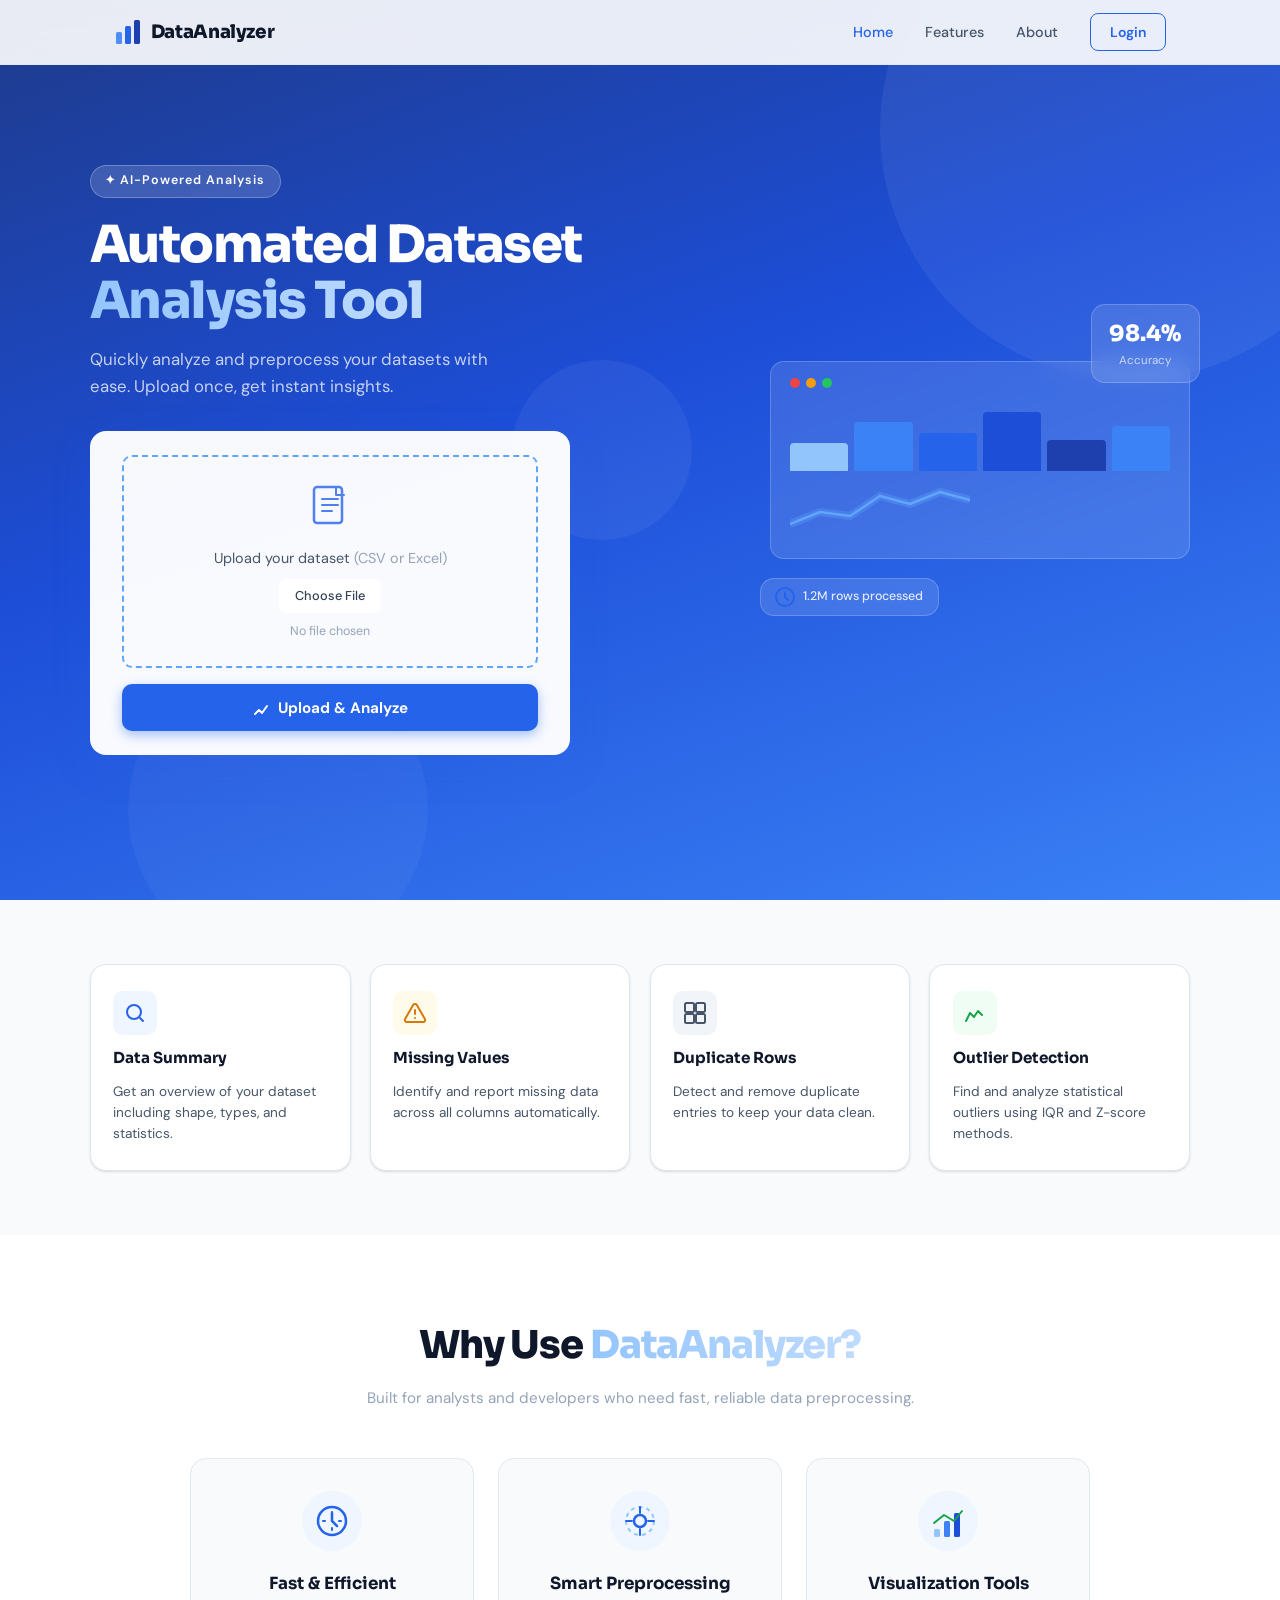
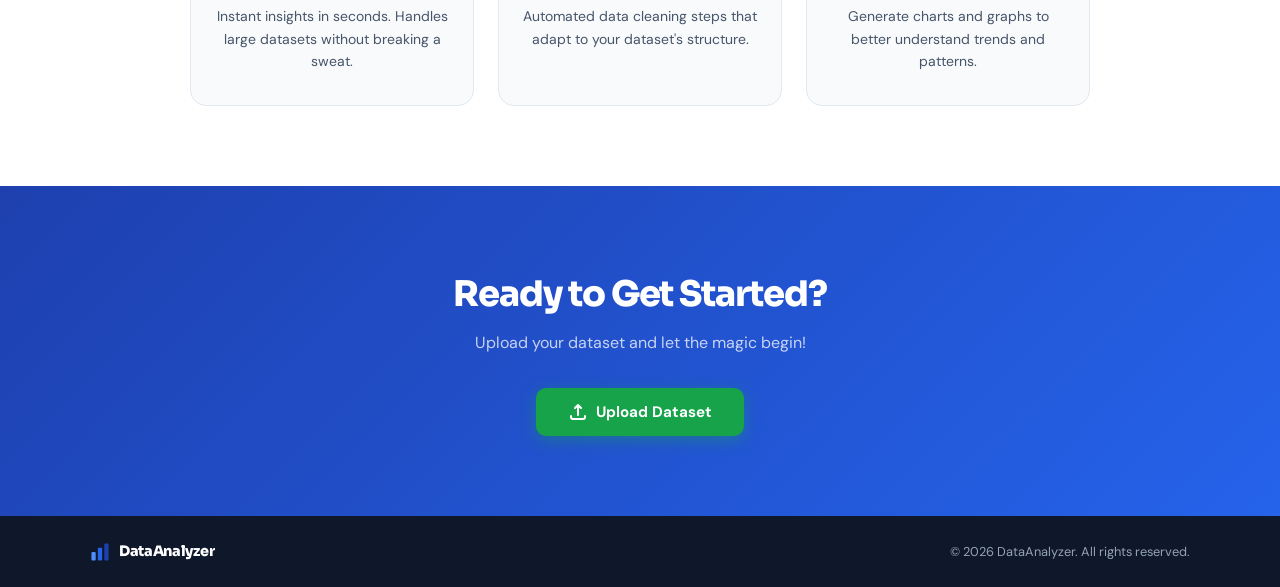
<file: app/frontend/index.html>
<!DOCTYPE html>
<html lang="en">
<head>
  <meta charset="UTF-8" />
  <meta name="viewport" content="width=device-width, initial-scale=1.0"/>
  <title>DataAnalyzer – Automated Dataset Analysis</title>
  <link rel="stylesheet" href="styles.css" />
  <link href="https://fonts.googleapis.com/css2?family=Sora:wght@400;600;700;800&family=DM+Sans:ital,wght@0,300;0,400;0,500;1,400&display=swap" rel="stylesheet"/>
</head>
<body>

  <!-- ───── NAVBAR ───── -->
  <nav class="navbar" id="navbar">
    <div class="nav-inner">
      <a class="brand" href="#">
        <span class="brand-icon">
          <svg width="28" height="28" viewBox="0 0 28 28" fill="none">
            <rect x="2" y="14" width="6" height="12" rx="1.5" fill="#4f8ef7"/>
            <rect x="11" y="8" width="6" height="18" rx="1.5" fill="#2563eb"/>
            <rect x="20" y="2" width="6" height="24" rx="1.5" fill="#1e40af"/>
          </svg>
        </span>
        DataAnalyzer
      </a>
      <ul class="nav-links">
        <li><a href="#" class="active">Home</a></li>
        <li><a href="#features">Features</a></li>
        <li><a href="#why">About</a></li>
      </ul>
      <a href="#" class="btn-login">Login</a>
      <button class="hamburger" id="hamburger" aria-label="Menu">
        <span></span><span></span><span></span>
      </button>
    </div>
    <div class="mobile-menu" id="mobileMenu">
      <a href="#">Home</a>
      <a href="#features">Features</a>
      <a href="#why">About</a>
      <a href="#" class="btn-login-mobile">Login</a>
    </div>
  </nav>

  <!-- ───── HERO ───── -->
  <section class="hero">
    <div class="hero-bg-shapes">
      <div class="shape shape-1"></div>
      <div class="shape shape-2"></div>
      <div class="shape shape-3"></div>
    </div>
    <div class="hero-content">
      <div class="hero-text reveal">
        <span class="hero-badge">✦ AI-Powered Analysis</span>
        <h1>Automated Dataset<br/><span class="gradient-text">Analysis Tool</span></h1>
        <p>Quickly analyze and preprocess your datasets with ease. Upload once, get instant insights.</p>

        <div class="upload-card reveal-delay-1">
          <div class="upload-zone" id="uploadZone">
            <div class="upload-icon">
              <svg width="48" height="48" viewBox="0 0 48 48" fill="none">
                <rect x="8" y="6" width="28" height="36" rx="3" stroke="#2563eb" stroke-width="2.5"/>
                <path d="M16 18h16M16 24h16M16 30h10" stroke="#2563eb" stroke-width="2" stroke-linecap="round"/>
                <path d="M30 6v8h8" stroke="#2563eb" stroke-width="2" stroke-linecap="round" stroke-linejoin="round"/>
              </svg>
            </div>
            <p class="upload-label">Upload your dataset <span>(CSV or Excel)</span></p>
            <label class="file-btn" for="fileInput">
              <input type="file" id="fileInput" accept=".csv,.xlsx,.xls" hidden/>
              Choose File
            </label>
            <span class="file-name" id="fileName">No file chosen</span>
          </div>
          <button class="btn-primary" id="analyzeBtn">
            <svg width="18" height="18" viewBox="0 0 18 18" fill="none"><path d="M3 15l4-4 3 3 5-7" stroke="white" stroke-width="2" stroke-linecap="round" stroke-linejoin="round"/></svg>
            Upload &amp; Analyze
          </button>
        </div>
      </div>

      <div class="hero-illustration reveal-delay-2">
        <div class="illus-card illus-main">
          <div class="illus-header">
            <span class="dot red"></span><span class="dot yellow"></span><span class="dot green"></span>
          </div>
          <div class="illus-chart">
            <div class="bar" style="height:40%;background:#93c5fd"></div>
            <div class="bar" style="height:70%;background:#3b82f6"></div>
            <div class="bar" style="height:55%;background:#2563eb"></div>
            <div class="bar" style="height:85%;background:#1d4ed8"></div>
            <div class="bar" style="height:45%;background:#1e40af"></div>
            <div class="bar" style="height:65%;background:#3b82f6"></div>
          </div>
          <div class="illus-line">
            <svg viewBox="0 0 180 50" width="180" height="50" preserveAspectRatio="none">
              <polyline points="0,40 30,28 60,32 90,12 120,20 150,8 180,16"
                fill="none" stroke="#60a5fa" stroke-width="2.5" stroke-linecap="round" stroke-linejoin="round"/>
              <polyline points="0,40 30,28 60,32 90,12 120,20 150,8 180,16"
                fill="none" stroke="rgba(96,165,250,0.3)" stroke-width="8"/>
            </svg>
          </div>
        </div>
        <div class="illus-card illus-stat">
          <div class="stat-num">98.4%</div>
          <div class="stat-label">Accuracy</div>
        </div>
        <div class="illus-card illus-rows">
          <svg width="20" height="20" viewBox="0 0 20 20" fill="none"><circle cx="10" cy="10" r="9" stroke="#2563eb" stroke-width="2"/><path d="M10 6v4l3 3" stroke="#2563eb" stroke-width="2" stroke-linecap="round"/></svg>
          <span>1.2M rows processed</span>
        </div>
      </div>
    </div>
  </section>

  <!-- ───── FEATURE CARDS ───── -->
  <section class="features-strip" id="features">
    <div class="features-grid">
      <div class="feat-card reveal">
        <div class="feat-icon blue">
          <svg width="24" height="24" fill="none" viewBox="0 0 24 24"><circle cx="11" cy="11" r="7" stroke="#2563eb" stroke-width="2"/><path d="M20 20l-3-3" stroke="#2563eb" stroke-width="2" stroke-linecap="round"/></svg>
        </div>
        <h3>Data Summary</h3>
        <p>Get an overview of your dataset including shape, types, and statistics.</p>
      </div>
      <div class="feat-card reveal" style="animation-delay:.1s">
        <div class="feat-icon amber">
          <svg width="24" height="24" fill="none" viewBox="0 0 24 24"><path d="M12 9v4m0 4h.01M10.29 3.86L2.08 18a2 2 0 001.71 3h16.42a2 2 0 001.71-3L13.71 3.86a2 2 0 00-3.42 0z" stroke="#d97706" stroke-width="2" stroke-linecap="round" stroke-linejoin="round"/></svg>
        </div>
        <h3>Missing Values</h3>
        <p>Identify and report missing data across all columns automatically.</p>
      </div>
      <div class="feat-card reveal" style="animation-delay:.2s">
        <div class="feat-icon slate">
          <svg width="24" height="24" fill="none" viewBox="0 0 24 24"><rect x="2" y="2" width="9" height="9" rx="1.5" stroke="#475569" stroke-width="2"/><rect x="13" y="2" width="9" height="9" rx="1.5" stroke="#475569" stroke-width="2"/><rect x="2" y="13" width="9" height="9" rx="1.5" stroke="#475569" stroke-width="2"/><rect x="13" y="13" width="9" height="9" rx="1.5" stroke="#475569" stroke-width="2"/></svg>
        </div>
        <h3>Duplicate Rows</h3>
        <p>Detect and remove duplicate entries to keep your data clean.</p>
      </div>
      <div class="feat-card reveal" style="animation-delay:.3s">
        <div class="feat-icon green">
          <svg width="24" height="24" fill="none" viewBox="0 0 24 24"><path d="M3 20l4-8 4 4 4-6 4 4" stroke="#16a34a" stroke-width="2" stroke-linecap="round" stroke-linejoin="round"/></svg>
        </div>
        <h3>Outlier Detection</h3>
        <p>Find and analyze statistical outliers using IQR and Z-score methods.</p>
      </div>
    </div>
  </section>

  <!-- ───── WHY SECTION ───── -->
  <section class="why-section" id="why">
    <div class="section-inner">
      <h2 class="section-title reveal">Why Use <span class="gradient-text">DataAnalyzer?</span></h2>
      <p class="section-sub reveal">Built for analysts and developers who need fast, reliable data preprocessing.</p>
      <div class="why-grid">
        <div class="why-card reveal">
          <div class="why-icon">
            <svg width="36" height="36" fill="none" viewBox="0 0 36 36"><circle cx="18" cy="18" r="14" stroke="#2563eb" stroke-width="2.5"/><path d="M18 10v8l5 5" stroke="#2563eb" stroke-width="2.5" stroke-linecap="round"/><path d="M9 18h2M25 18h2M18 9v2M18 25v2" stroke="#2563eb" stroke-width="2" stroke-linecap="round"/></svg>
          </div>
          <h3>Fast &amp; Efficient</h3>
          <p>Instant insights in seconds. Handles large datasets without breaking a sweat.</p>
        </div>
        <div class="why-card reveal" style="animation-delay:.1s">
          <div class="why-icon">
            <svg width="36" height="36" fill="none" viewBox="0 0 36 36"><circle cx="18" cy="18" r="6" stroke="#2563eb" stroke-width="2.5"/><circle cx="18" cy="18" r="14" stroke="#93c5fd" stroke-width="2" stroke-dasharray="4 4"/><path d="M18 4v6M18 26v6M4 18h6M26 18h6" stroke="#2563eb" stroke-width="2" stroke-linecap="round"/></svg>
          </div>
          <h3>Smart Preprocessing</h3>
          <p>Automated data cleaning steps that adapt to your dataset's structure.</p>
        </div>
        <div class="why-card reveal" style="animation-delay:.2s">
          <div class="why-icon">
            <svg width="36" height="36" fill="none" viewBox="0 0 36 36"><rect x="4" y="26" width="6" height="8" rx="1.5" fill="#93c5fd"/><rect x="14" y="18" width="6" height="16" rx="1.5" fill="#3b82f6"/><rect x="24" y="10" width="6" height="24" rx="1.5" fill="#1d4ed8"/><path d="M4 20l10-8 10 6 8-10" stroke="#16a34a" stroke-width="2" stroke-linecap="round" stroke-linejoin="round"/></svg>
          </div>
          <h3>Visualization Tools</h3>
          <p>Generate charts and graphs to better understand trends and patterns.</p>
        </div>
      </div>
    </div>
  </section>

  <!-- ───── CTA ───── -->
  <section class="cta-section">
    <div class="cta-inner reveal">
      <h2>Ready to Get Started?</h2>
      <p>Upload your dataset and let the magic begin!</p>
      <button class="btn-cta" onclick="document.getElementById('fileInput').click()">
        <svg width="20" height="20" viewBox="0 0 20 20" fill="none"><path d="M10 3v10M10 3L7 6M10 3l3 3" stroke="white" stroke-width="2" stroke-linecap="round" stroke-linejoin="round"/><path d="M3 14v1a2 2 0 002 2h10a2 2 0 002-2v-1" stroke="white" stroke-width="2" stroke-linecap="round"/></svg>
        Upload Dataset
      </button>
    </div>
  </section>

  <!-- ───── FOOTER ───── -->
  <footer class="footer">
    <div class="footer-inner">
      <span class="brand">
        <svg width="20" height="20" viewBox="0 0 28 28" fill="none">
          <rect x="2" y="14" width="6" height="12" rx="1.5" fill="#4f8ef7"/>
          <rect x="11" y="8" width="6" height="18" rx="1.5" fill="#2563eb"/>
          <rect x="20" y="2" width="6" height="24" rx="1.5" fill="#1e40af"/>
        </svg>
        DataAnalyzer
      </span>
      <span class="footer-copy">© 2026 DataAnalyzer. All rights reserved.</span>
    </div>
  </footer>

  <script src="script.js"></script>
</body>
</html>
</file>
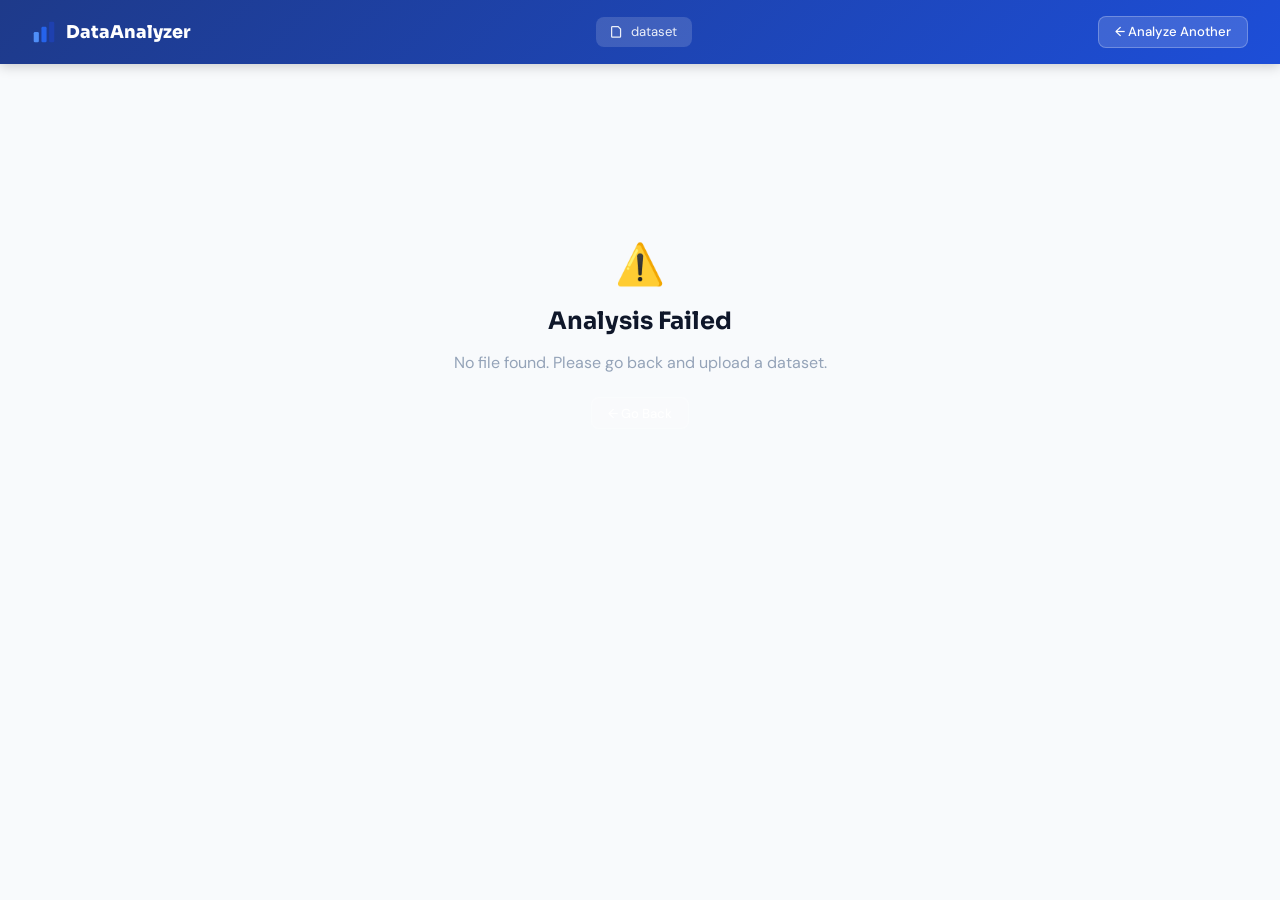
<file: app/frontend/results.html>
<!DOCTYPE html>
<html lang="en">
<head>
  <meta charset="UTF-8"/>
  <meta name="viewport" content="width=device-width, initial-scale=1.0"/>
  <title>Analysis Results – DataAnalyzer</title>
  <link href="https://fonts.googleapis.com/css2?family=Sora:wght@400;600;700;800&family=DM+Sans:wght@300;400;500&display=swap" rel="stylesheet"/>
  <style>
    *, *::before, *::after { box-sizing: border-box; margin: 0; padding: 0; }

    :root {
      --blue-50:   #eff6ff;
      --blue-100:  #dbeafe;
      --blue-400:  #60a5fa;
      --blue-600:  #2563eb;
      --blue-700:  #1d4ed8;
      --blue-800:  #1e40af;
      --blue-900:  #1e3a8a;
      --slate-50:  #f8fafc;
      --slate-100: #f1f5f9;
      --slate-200: #e2e8f0;
      --slate-400: #94a3b8;
      --slate-600: #475569;
      --slate-700: #334155;
      --slate-900: #0f172a;
      --green-100: #dcfce7;
      --green-600: #16a34a;
      --red-100:   #fee2e2;
      --red-600:   #dc2626;
      --amber-100: #fef3c7;
      --amber-600: #d97706;
    }

    html { scroll-behavior: smooth; }
    body {
      font-family: 'DM Sans', sans-serif;
      background: var(--slate-50);
      color: var(--slate-700);
      min-height: 100vh;
    }

    /* ── TOPBAR ── */
    .topbar {
      background: linear-gradient(135deg, var(--blue-900), var(--blue-700));
      padding: 1rem 2rem;
      display: flex; align-items: center; justify-content: space-between;
      position: sticky; top: 0; z-index: 50;
      box-shadow: 0 2px 12px rgba(0,0,0,.2);
    }
    .topbar-brand {
      display: flex; align-items: center; gap: .6rem;
      font-family: 'Sora', sans-serif; font-weight: 800;
      font-size: 1.1rem; color: #fff; text-decoration: none;
    }
    .topbar-file {
      display: flex; align-items: center; gap: .5rem;
      background: rgba(255,255,255,.15); border-radius: 8px;
      padding: .4rem .9rem; font-size: .82rem; color: rgba(255,255,255,.9);
    }
    .btn-back {
      display: flex; align-items: center; gap: .4rem;
      background: rgba(255,255,255,.15); border: 1px solid rgba(255,255,255,.25);
      color: #fff; font-family: 'DM Sans', sans-serif; font-size: .82rem;
      font-weight: 500; padding: .4rem 1rem; border-radius: 8px;
      cursor: pointer; text-decoration: none; transition: background .2s;
    }
    .btn-back:hover { background: rgba(255,255,255,.25); }

    /* ── LOADING ── */
    #loadingScreen {
      display: flex; flex-direction: column; align-items: center;
      justify-content: center; min-height: 70vh; gap: 1.2rem;
    }
    .spinner-ring {
      width: 48px; height: 48px;
      border: 4px solid var(--blue-100);
      border-top-color: var(--blue-600);
      border-radius: 50%; animation: spin .75s linear infinite;
    }
    @keyframes spin { to { transform: rotate(360deg); } }
    #loadingScreen p { color: var(--slate-400); font-size: .9rem; }

    /* ── ERROR ── */
    #errorScreen {
      display: none; flex-direction: column; align-items: center;
      justify-content: center; min-height: 60vh; gap: 1rem;
      text-align: center; padding: 2rem;
    }
    #errorScreen h2 { font-family: 'Sora', sans-serif; color: var(--slate-900); }
    #errorScreen p  { color: var(--slate-400); max-width: 400px; }

    /* ── PAGE ── */
    #resultsScreen { display: none; }
    .page-wrapper {
      max-width: 1100px; margin: 0 auto;
      padding: 2.5rem 1.5rem 5rem;
    }

    /* ── STAT TILES ── */
    .stat-bar {
      display: grid; grid-template-columns: repeat(4, 1fr);
      gap: 1rem; margin-bottom: 2.5rem;
    }
    .stat-tile {
      background: #fff; border-radius: 14px;
      padding: 1.3rem 1.5rem;
      border: 1px solid var(--slate-200);
      box-shadow: 0 1px 4px rgba(0,0,0,.05);
      transition: transform .2s, box-shadow .2s;
    }
    .stat-tile:hover { transform: translateY(-2px); box-shadow: 0 6px 20px rgba(0,0,0,.08); }
    .stat-tile-label {
      font-size: .7rem; font-weight: 700; letter-spacing: .07em;
      text-transform: uppercase; color: var(--slate-400); margin-bottom: .4rem;
    }
    .stat-tile-value {
      font-family: 'Sora', sans-serif; font-size: 1.75rem;
      font-weight: 800; line-height: 1; margin-bottom: .3rem;
    }
    .stat-tile-sub { font-size: .75rem; color: var(--slate-400); }
    .tile-blue  .stat-tile-value { color: var(--blue-600); }
    .tile-green .stat-tile-value { color: var(--green-600); }
    .tile-amber .stat-tile-value { color: var(--amber-600); }
    .tile-red   .stat-tile-value { color: var(--red-600); }

    /* ── SECTION CARDS ── */
    .section-card {
      background: #fff; border-radius: 16px;
      border: 1px solid var(--slate-200);
      box-shadow: 0 1px 4px rgba(0,0,0,.05);
      margin-bottom: 1.5rem; overflow: hidden;
      animation: fadeUp .4s ease both;
    }
    .section-card:nth-child(2) { animation-delay: .05s; }
    .section-card:nth-child(3) { animation-delay: .10s; }
    .section-card:nth-child(4) { animation-delay: .15s; }
    .section-card:nth-child(5) { animation-delay: .20s; }
    @keyframes fadeUp {
      from { opacity: 0; transform: translateY(18px); }
      to   { opacity: 1; transform: none; }
    }
    .section-header {
      display: flex; align-items: center; justify-content: space-between;
      padding: 1.2rem 1.6rem; border-bottom: 1px solid var(--slate-100);
      cursor: pointer; user-select: none; transition: background .15s;
    }
    .section-header:hover { background: var(--slate-50); }
    .section-header-left { display: flex; align-items: center; gap: .85rem; }
    .section-icon {
      width: 40px; height: 40px; border-radius: 10px;
      display: flex; align-items: center; justify-content: center;
      font-size: 1.1rem; flex-shrink: 0;
    }
    .icon-blue  { background: var(--blue-50); }
    .icon-amber { background: var(--amber-100); }
    .icon-slate { background: var(--slate-100); }
    .icon-green { background: var(--green-100); }
    .section-title-text {
      font-family: 'Sora', sans-serif; font-size: .95rem;
      font-weight: 700; color: var(--slate-900);
    }
    .section-subtitle { font-size: .76rem; color: var(--slate-400); margin-top: 2px; }
    .chevron { color: var(--slate-400); font-size: .85rem; transition: transform .25s; }
    .section-card.collapsed .chevron     { transform: rotate(-90deg); }
    .section-card.collapsed .section-body { display: none; }
    .section-body { padding: 1.4rem 1.6rem; }

    /* ── TABLES ── */
    .data-table { width: 100%; border-collapse: collapse; font-size: .84rem; }
    .data-table thead tr { background: var(--slate-50); }
    .data-table th {
      text-align: left; padding: .6rem 1rem;
      font-size: .7rem; font-weight: 700; letter-spacing: .05em;
      text-transform: uppercase; color: var(--slate-400);
      border-bottom: 2px solid var(--slate-200);
    }
    .data-table td {
      padding: .65rem 1rem;
      border-bottom: 1px solid var(--slate-100);
      color: var(--slate-700); vertical-align: middle;
    }
    .data-table tr:last-child td { border-bottom: none; }
    .data-table tr:hover td { background: var(--slate-50); }
    .data-table td.col-name { font-weight: 600; color: var(--slate-900); }
    .data-table td.mono { font-family: 'Courier New', monospace; font-size: .8rem; color: var(--blue-600); }

    /* ── BADGES ── */
    .badge {
      display: inline-flex; align-items: center;
      padding: .2rem .65rem; border-radius: 100px;
      font-size: .7rem; font-weight: 700;
    }
    .badge-red   { background: var(--red-100);   color: var(--red-600); }
    .badge-green { background: var(--green-100); color: var(--green-600); }
    .badge-blue  { background: var(--blue-50);   color: var(--blue-700); }
    .badge-amber { background: var(--amber-100); color: var(--amber-600); }

    /* ── CLEAN STATE ── */
    .clean-state {
      display: flex; align-items: center; gap: .6rem;
      background: var(--green-100); border-radius: 10px;
      padding: .85rem 1.2rem;
      color: var(--green-600); font-size: .875rem; font-weight: 600;
    }

    /* ── PROGRESS BAR ── */
    .progress-wrap { display: flex; align-items: center; gap: .75rem; min-width: 180px; }
    .progress-bg {
      flex: 1; height: 6px; background: var(--slate-100);
      border-radius: 3px; overflow: hidden;
    }
    .progress-fill { height: 100%; border-radius: 3px; transition: width .6s ease; }

    /* ── COLUMN PILLS ── */
    .pill-list { display: flex; flex-wrap: wrap; gap: .4rem; }
    .pill {
      background: var(--blue-50); color: var(--blue-700);
      border: 1px solid var(--blue-100); border-radius: 100px;
      font-size: .75rem; font-weight: 600; padding: .2rem .7rem;
      font-family: 'Courier New', monospace;
    }

    /* ── STEP SPINNER ── */
    .step-loading {
      display: flex; align-items: center; gap: .8rem;
      color: var(--slate-400); font-size: .85rem; padding: .3rem 0;
    }
    .mini-spinner {
      width: 20px; height: 20px; flex-shrink: 0;
      border: 3px solid var(--blue-100);
      border-top-color: var(--blue-600);
      border-radius: 50%; animation: spin .75s linear infinite;
    }

    /* ── RESPONSIVE ── */
    @media (max-width: 768px) {
      .stat-bar { grid-template-columns: repeat(2, 1fr); }
      .topbar-file { display: none; }
      .section-body { padding: 1rem; }
    }
    @media (max-width: 480px) {
      .stat-bar { grid-template-columns: 1fr 1fr; }
      .page-wrapper { padding: 1.5rem 1rem 4rem; }
    }
  </style>
</head>
<body>

<!-- TOPBAR -->
<div class="topbar">
  <a class="topbar-brand" href="index.html">
    <svg width="24" height="24" viewBox="0 0 28 28" fill="none">
      <rect x="2" y="14" width="6" height="12" rx="1.5" fill="#4f8ef7"/>
      <rect x="11" y="8" width="6" height="18" rx="1.5" fill="#2563eb"/>
      <rect x="20" y="2" width="6" height="24" rx="1.5" fill="#1e40af"/>
    </svg>
    DataAnalyzer
  </a>
  <div class="topbar-file">
    <svg width="13" height="13" fill="none" viewBox="0 0 16 16">
      <path d="M3 2h7l3 3v9a1 1 0 01-1 1H3a1 1 0 01-1-1V3a1 1 0 011-1z" stroke="currentColor" stroke-width="1.5"/>
    </svg>
    <span id="topbarFileName">Loading…</span>
  </div>
  <a class="btn-back" href="index.html">← Analyze Another</a>
</div>

<!-- LOADING -->
<div id="loadingScreen">
  <div class="spinner-ring"></div>
  <p>Running analysis, please wait…</p>
</div>

<!-- ERROR -->
<div id="errorScreen">
  <div style="font-size:2.5rem">⚠️</div>
  <h2>Analysis Failed</h2>
  <p id="errorMsg">No file found. Please go back and upload a dataset.</p>
  <a class="btn-back" href="index.html" style="margin-top:.5rem">← Go Back</a>
</div>

<!-- RESULTS -->
<div id="resultsScreen">
  <div class="page-wrapper">
    
    <div class="stat-bar" id="statBar"></div>
    
    <!-- DATASET PREVIEW -->
    <div class="section-card" id="cardPreview">
      <div class="section-header" onclick="toggleCard('cardPreview')">
        <div class="section-header-left">
          <div class="section-icon icon-slate">🗃️</div>
          <div>
            <div class="section-title-text">Dataset Preview</div>
            <div class="section-subtitle">First 10 rows of your dataset</div>
          </div>
        </div>
        <span class="chevron">▾</span>
      </div>
      <div class="section-body" id="bodyPreview">
        <div class="step-loading"><div class="mini-spinner"></div>Loading preview…</div>
      </div>
    </div>
    <!-- 1. DATA SUMMARY -->
    <div class="section-card" id="cardSummary">
      <div class="section-header" onclick="toggleCard('cardSummary')">
        <div class="section-header-left">
          <div class="section-icon icon-blue">📊</div>
          <div>
            <div class="section-title-text">Data Summary</div>
            <div class="section-subtitle">Shape, column names and data types</div>
          </div>
        </div>
        <span class="chevron">▾</span>
      </div>
      <div class="section-body" id="bodySummary">
        <div class="step-loading"><div class="mini-spinner"></div>Fetching data summary…</div>
      </div>
    </div>
    <!-- COLUMN STATISTICS -->
    <div class="section-card" id="cardColStats">
      <div class="section-header" onclick="toggleCard('cardColStats')">
        <div class="section-header-left">
          <div class="section-icon icon-blue">🔢</div>
          <div>
            <div class="section-title-text">Column Statistics</div>
            <div class="section-subtitle">Numeric distributions and categorical summaries</div>
          </div>
        </div>
        <span class="chevron">▾</span>
      </div>
      <div class="section-body" id="bodyColStats">
        <div class="step-loading"><div class="mini-spinner"></div>Loading column statistics…</div>
      </div>
    </div>
    <!-- 2. MISSING VALUES -->
    <div class="section-card" id="cardMissing">
      <div class="section-header" onclick="toggleCard('cardMissing')">
        <div class="section-header-left">
          <div class="section-icon icon-amber">⚠️</div>
          <div>
            <div class="section-title-text">Missing Values</div>
            <div class="section-subtitle">Null / NaN count per column</div>
          </div>
        </div>
        <span class="chevron">▾</span>
      </div>
      <div class="section-body" id="bodyMissing">
        <div class="step-loading"><div class="mini-spinner"></div>Checking for missing values…</div>
      </div>
    </div>

    <!-- 3. DUPLICATES -->
    <div class="section-card" id="cardDuplicates">
      <div class="section-header" onclick="toggleCard('cardDuplicates')">
        <div class="section-header-left">
          <div class="section-icon icon-slate">🗂️</div>
          <div>
            <div class="section-title-text">Duplicate Rows</div>
            <div class="section-subtitle">Identical records per column</div>
          </div>
        </div>
        <span class="chevron">▾</span>
      </div>
      <div class="section-body" id="bodyDuplicates">
        <div class="step-loading"><div class="mini-spinner"></div>Scanning for duplicates…</div>
      </div>
    </div>

    <!-- 4. OUTLIERS -->
    <div class="section-card" id="cardOutliers">
      <div class="section-header" onclick="toggleCard('cardOutliers')">
        <div class="section-header-left">
          <div class="section-icon icon-green">📈</div>
          <div>
            <div class="section-title-text">Outlier Detection</div>
            <div class="section-subtitle">Statistical anomalies per column</div>
          </div>
        </div>
        <span class="chevron">▾</span>
      </div>
      <div class="section-body" id="bodyOutliers">
        <div class="step-loading"><div class="mini-spinner"></div>Detecting outliers…</div>
      </div>
    </div>

    <!-- RECOMMENDATIONS -->
    <div class="section-card" id="cardRecommendations">
      <div class="section-header" onclick="toggleCard('cardRecommendations')">
        <div class="section-header-left">
          <div class="section-icon icon-amber">💡</div>
          <div>
            <div class="section-title-text">Column Recommendations</div>
            <div class="section-subtitle">Actionable suggestions based on analysis</div>
          </div>
        </div>
        <span class="chevron">▾</span>
      </div>
      <div class="section-body" id="bodyRecommendations">
        <div class="step-loading"><div class="mini-spinner"></div>Generating recommendations…</div>
      </div>
    </div>

  </div>
</div>

<script>
  /* ═══════════════════════════════════════════════
     results.js  –  field mapping based on confirmed
     pipeline output:

     data_summary:
       { num_rows, num_columns, column_names[], data_types{col:type} }

     missing_values:
       { COL: { missing_count, "missing_%" }, … }

     duplicates:
       { COL: { duplicate_count, "duplicate_%" }, … }

     outliers:
       { COL: { outlier_count, "outlier_%" }, … }
     ═══════════════════════════════════════════════ */

  const API_BASE = 'http://localhost:5000';

  const stored   = sessionStorage.getItem('da_file');
  const fileName = sessionStorage.getItem('da_filename') || 'dataset';
  document.getElementById('topbarFileName').textContent = fileName;

  if (!stored) {
    showError('No file found. Please go back and upload a dataset.');
  } else {
    runAnalysis(stored, fileName);
  }

  /* ════════════════════════
     MAIN – sequential calls
     ════════════════════════ */
  async function runAnalysis(base64, name) {
    const file = base64ToFile(base64, name);
    show('resultsScreen');
    hide('loadingScreen');

    setLoading('bodyPreview', 'Loading dataset preview…');
    const preview = await apiCall(`${API_BASE}/api/preview`, file);
    renderPreview(preview);

    setLoading('bodySummary',   'Fetching data summary…');
    const summary = await apiCall(`${API_BASE}/api/summary`, file);
    renderSummary(summary);

    /* Step 2 – Column Stats */
    setLoading('bodyColStats', 'Loading column statistics…');
    const colStats = await apiCall(`${API_BASE}/api/column-stats`, file);
    renderColStats(colStats);

    setLoading('bodyMissing',   'Checking for missing values…');
    const missing = await apiCall(`${API_BASE}/api/missing-values`, file);
    renderMissing(missing);

    setLoading('bodyDuplicates','Scanning for duplicate rows…');
    const dups    = await apiCall(`${API_BASE}/api/duplicates`, file);
    renderDuplicates(dups);

    setLoading('bodyOutliers',  'Detecting outliers…');
    const outliers = await apiCall(`${API_BASE}/api/outliers`, file);
    renderOutliers(outliers);

    renderStatBar(summary, missing, dups, outliers);
    generateRecommendations(summary, missing, dups, outliers, colStats);
  }

  /* ════════════════════════
     API
     ════════════════════════ */
  async function apiCall(url, file) {
    try {
      const fd = new FormData();
      fd.append('file', file);
      const res  = await fetch(url, { method: 'POST', body: fd });
      const json = await res.json();
      if (!res.ok) throw new Error(json.detail || `Error ${res.status}`);
      return json.data !== undefined ? json.data : json;
    } catch (err) {
      console.warn('API error:', url, err.message);
      return null;
    }
  }

  /* ════════════════════════
     STAT BAR
     ════════════════════════ */
  function renderStatBar(summary, missing, dups, outliers) {
    const rows = summary?.num_rows    ?? '—';
    const cols = summary?.num_columns ?? '—';

    let totalMissing = 0;
    if (missing) Object.values(missing).forEach(v => { totalMissing += v.missing_count ?? 0; });

    let totalDups = 0;
    if (dups) totalDups = Math.max(...Object.values(dups).map(v => v.duplicate_count ?? 0));

    document.getElementById('statBar').innerHTML = `
      <div class="stat-tile tile-blue">
        <div class="stat-tile-label">Total Rows</div>
        <div class="stat-tile-value">${fmt(rows)}</div>
        <div class="stat-tile-sub">records in dataset</div>
      </div>
      <div class="stat-tile tile-blue">
        <div class="stat-tile-label">Total Columns</div>
        <div class="stat-tile-value">${fmt(cols)}</div>
        <div class="stat-tile-sub">features / fields</div>
      </div>
      <div class="stat-tile ${totalMissing > 0 ? 'tile-amber' : 'tile-green'}">
        <div class="stat-tile-label">Missing Cells</div>
        <div class="stat-tile-value">${fmt(totalMissing)}</div>
        <div class="stat-tile-sub">${totalMissing === 0 ? 'dataset is clean' : 'need attention'}</div>
      </div>
      <div class="stat-tile ${totalDups > 0 ? 'tile-red' : 'tile-green'}">
        <div class="stat-tile-label">Max Duplicates</div>
        <div class="stat-tile-value">${fmt(totalDups)}</div>
        <div class="stat-tile-sub">${totalDups === 0 ? 'no duplicates' : 'in a single column'}</div>
      </div>`;
  }

  /* ════════════════════════
   RENDER: DATASET PREVIEW
   { columns: [], rows: [{...}] }
   ════════════════════════ */
  function renderPreview(data) {
    const body = document.getElementById('bodyPreview');
    if (!data) { body.innerHTML = errMsg('Could not load dataset preview.'); return; }

    const columns = data.columns ?? [];
    const rows    = data.rows    ?? [];

    const headerCells = columns.map(c =>
      `<th>${c}</th>`
    ).join('');

    const bodyRows = rows.map(row => {
      const cells = columns.map(col => {
        const val = row[col];
        const display = (val === null || val === undefined || val === 'N/A')
          ? `<span style="color:var(--slate-400);font-style:italic">N/A</span>`
          : String(val).trim() === ''
          ? `<span style="color:var(--slate-400);font-style:italic">empty</span>`
          : `<span title="${String(val).trim()}">${truncate(String(val).trim(), 25)}</span>`;
        return `<td>${display}</td>`;
      }).join('');
      return `<tr>${cells}</tr>`;
    }).join('');

    body.innerHTML = `
      <p style="font-size:.78rem;color:var(--slate-400);margin-bottom:.9rem">
        Showing first <strong>${rows.length}</strong> rows ·
        <strong>${columns.length}</strong> columns
      </p>
      <div style="overflow-x:auto">
        <table class="data-table">
          <thead><tr>${headerCells}</tr></thead>
          <tbody>${bodyRows}</tbody>
        </table>
      </div>`;
  }

  /* truncate long cell values */
  function truncate(str, max) {
    return str.length > max ? str.slice(0, max) + '…' : str;
  }

  /* ════════════════════════
     RENDER: DATA SUMMARY
     { num_rows, num_columns, column_names[], data_types{} }
     ════════════════════════ */
  function renderSummary(data) {
    const body = document.getElementById('bodySummary');
    if (!data) { body.innerHTML = errMsg('Could not load data summary.'); return; }

    const colNames  = data.column_names ?? [];
    const dataTypes = data.data_types   ?? {};

    const pills = colNames.map(c => `<span class="pill">${c}</span>`).join('');

    const dtypeRows = Object.entries(dataTypes).map(([col, typ]) => `
      <tr>
        <td class="col-name">${col}</td>
        <td class="mono">${typ}</td>
      </tr>`).join('');

    body.innerHTML = `
      <table class="data-table" style="margin-bottom:1.4rem">
        <thead><tr><th>Metric</th><th>Value</th></tr></thead>
        <tbody>
          <tr><td class="col-name">Number of Rows</td>   <td><strong>${fmt(data.num_rows)}</strong></td></tr>
          <tr><td class="col-name">Number of Columns</td><td><strong>${fmt(data.num_columns)}</strong></td></tr>
        </tbody>
      </table>

      <p style="font-size:.75rem;font-weight:700;color:var(--slate-400);text-transform:uppercase;letter-spacing:.05em;margin-bottom:.55rem">
        Column Names (${colNames.length})
      </p>
      <div class="pill-list" style="margin-bottom:1.5rem">${pills || '—'}</div>

      <p style="font-size:.75rem;font-weight:700;color:var(--slate-400);text-transform:uppercase;letter-spacing:.05em;margin-bottom:.55rem">
        Data Types per Column
      </p>
      <table class="data-table">
        <thead><tr><th>Column</th><th>Type</th></tr></thead>
        <tbody>${dtypeRows}</tbody>
      </table>`;
  }
  /* ════════════════════════
   RENDER: COLUMN STATISTICS
   numeric_stats:      { COL: { count, mean, std, min, 25%, 50%, 75%, max, skewness } }
   categorical_stats:  { COL: { num_unique_values, most_frequent, frequent_count } }
   ════════════════════════ */
  function renderColStats(data) { 
    const body = document.getElementById('bodyColStats');
    if (!data) { body.innerHTML = errMsg('Could not load column statistics.'); return; }

    const numeric     = data.numeric_stats     ?? {};
    const categorical = data.categorical_stats ?? {};

    /* ── TAB BUTTONS ── */
    const tabsHTML = `
      <div style="display:flex;gap:.5rem;margin-bottom:1.2rem">
        <button
          id="tabBtnNumeric"
          onclick="switchTab('numeric')"
          style="padding:.45rem 1.1rem;border-radius:8px;border:1.5px solid var(--blue-600);
                background:var(--blue-600);color:#fff;font-weight:600;font-size:.82rem;cursor:pointer">
          Numeric (${Object.keys(numeric).length})
        </button>
        <button
          id="tabBtnCategorical"
          onclick="switchTab('categorical')"
          style="padding:.45rem 1.1rem;border-radius:8px;border:1.5px solid var(--slate-200);
                background:#fff;color:var(--slate-600);font-weight:600;font-size:.82rem;cursor:pointer">
          Categorical (${Object.keys(categorical).length})
        </button>
      </div>`;

    /* ── NUMERIC TABLE ── */
    const numericRows = Object.entries(numeric).map(([col, s]) => `
      <tr>
        <td class="col-name">${col}</td>
        <td>${fmt(Math.round(s.count))}</td>
        <td>${s.min?.toFixed(2)   ?? '—'}</td>
        <td>${s.max?.toFixed(2)   ?? '—'}</td>
        <td><strong>${s.mean?.toFixed(3) ?? '—'}</strong></td>
        <td>${s['50%']?.toFixed(3) ?? '—'}</td>
        <td>${s.std?.toFixed(3)   ?? '—'}</td>
        <td>${s['25%']?.toFixed(2) ?? '—'}</td>
        <td>${s['75%']?.toFixed(2) ?? '—'}</td>
        <td>
          <span class="badge ${
            s.skewness >  1 ? 'badge-red'   :
            s.skewness < -1 ? 'badge-amber' : 'badge-green'}">
            ${s.skewness?.toFixed(3) ?? '—'}
          </span>
        </td>
      </tr>`).join('');

    const numericHTML = `
      <div style="overflow-x:auto">
        <table class="data-table">
          <thead>
            <tr>
              <th>Column</th><th>Count</th><th>Min</th><th>Max</th>
              <th>Mean</th><th>Median</th><th>Std Dev</th>
              <th>25%</th><th>75%</th><th>Skewness</th>
            </tr>
          </thead>
          <tbody>${numericRows}</tbody>
        </table>
      </div>
      <p style="margin-top:.8rem;font-size:.75rem;color:var(--slate-400)">
        💡 Skewness: <span style="color:var(--red-600)">red = highly skewed (&gt;1)</span> ·
        <span style="color:var(--amber-600)">amber = negatively skewed (&lt;-1)</span> ·
        <span style="color:var(--green-600)">green = roughly symmetric</span>
      </p>`;

    /* ── CATEGORICAL TABLE ── */
    const catRows = Object.entries(categorical).map(([col, s]) => `
      <tr>
        <td class="col-name">${col}</td>
        <td>${fmt(s.num_unique_values)}</td>
        <td class="mono" style="max-width:220px;overflow:hidden;text-overflow:ellipsis;white-space:nowrap"
            title="${s.most_frequent?.trim()}">
          ${s.most_frequent?.trim() ?? '—'}
        </td>
        <td>${fmt(s.frequent_count)}</td>
      </tr>`).join('');

    const categoricalHTML = `
      <table class="data-table">
        <thead>
          <tr>
            <th>Column</th>
            <th>Unique Values</th>
            <th>Most Frequent</th>
            <th>Frequency Count</th>
          </tr>
        </thead>
        <tbody>${catRows}</tbody>
      </table>`;

    body.innerHTML = `
      ${tabsHTML}
      <div id="tabNumeric">${numericHTML}</div>
      <div id="tabCategorical" style="display:none">${categoricalHTML}</div>`;
  }

  /* Tab switcher for column stats */
  function switchTab(tab) {
    const isNumeric = tab === 'numeric';

    document.getElementById('tabNumeric').style.display      = isNumeric ? 'block' : 'none';
    document.getElementById('tabCategorical').style.display  = isNumeric ? 'none'  : 'block';

    const activeStyle   = 'background:var(--blue-600);color:#fff;border-color:var(--blue-600)';
    const inactiveStyle = 'background:#fff;color:var(--slate-600);border-color:var(--slate-200)';

    document.getElementById('tabBtnNumeric').style.cssText     += isNumeric ? activeStyle : inactiveStyle;
    document.getElementById('tabBtnCategorical').style.cssText += isNumeric ? inactiveStyle : activeStyle;
  }

  /* ════════════════════════
     RENDER: MISSING VALUES
     { COL: { missing_count, "missing_%" } }
     ════════════════════════ */
  function renderMissing(data) {
    const body = document.getElementById('bodyMissing');
    if (!data) { body.innerHTML = errMsg('Could not load missing values.'); return; }

    const entries     = Object.entries(data);
    const withMissing = entries.filter(([, v]) => (v.missing_count ?? 0) > 0);

    if (withMissing.length === 0) {
      body.innerHTML = `<div class="clean-state">✔ No missing values found across all ${entries.length} columns.</div>`;
      return;
    }

    const rows = entries.map(([col, v]) => {
      const count = v.missing_count  ?? 0;
      const pct   = v['missing_%']   ?? 0;
      const barColor = pct > 50 ? '#dc2626' : pct > 10 ? '#d97706' : '#2563eb';
      const badgeCls = pct > 50 ? 'badge-red' : pct > 10 ? 'badge-amber' : 'badge-blue';
      return `
        <tr>
          <td class="col-name">${col}</td>
          <td>${count === 0 ? '<span class="badge badge-green">0</span>' : fmt(count)}</td>
          <td>
            <div class="progress-wrap">
              <div class="progress-bg">
                <div class="progress-fill" style="width:${Math.min(pct,100)}%;background:${barColor}"></div>
              </div>
              <span class="badge ${badgeCls}">${pct}%</span>
            </div>
          </td>
        </tr>`;
    }).join('');

    body.innerHTML = `
      <p style="font-size:.82rem;color:var(--slate-400);margin-bottom:1rem">
        <span class="badge badge-red" style="margin-right:.4rem">${withMissing.length} of ${entries.length} columns</span>
        have missing data
      </p>
      <table class="data-table">
        <thead><tr><th>Column</th><th>Missing Count</th><th>Missing %</th></tr></thead>
        <tbody>${rows}</tbody>
      </table>`;
  }

  /* ════════════════════════
     RENDER: DUPLICATES
     { COL: { duplicate_count, "duplicate_%" } }
     ════════════════════════ */
  function renderDuplicates(data) {
    const body = document.getElementById('bodyDuplicates');
    if (!data) { body.innerHTML = errMsg('Could not load duplicate data.'); return; }

    const entries  = Object.entries(data);
    const withDups = entries.filter(([, v]) => (v.duplicate_count ?? 0) > 0);

    if (withDups.length === 0) {
      body.innerHTML = `<div class="clean-state">✔ No duplicate rows found across all ${entries.length} columns.</div>`;
      return;
    }

    const rows = entries.map(([col, v]) => {
      const count  = v.duplicate_count  ?? 0;
      const pctRaw = v['duplicate_%']   ?? 0;          // e.g. 0.32 = 32%
      const pct    = (pctRaw * 100).toFixed(1);
      const barColor = pctRaw > 0.8 ? '#dc2626' : pctRaw > 0.5 ? '#d97706' : '#2563eb';
      const badgeCls = pctRaw > 0.8 ? 'badge-red' : pctRaw > 0.5 ? 'badge-amber' : 'badge-blue';
      return `
        <tr>
          <td class="col-name">${col}</td>
          <td>${count === 0 ? '<span class="badge badge-green">0</span>' : fmt(count)}</td>
          <td>
            <div class="progress-wrap">
              <div class="progress-bg">
                <div class="progress-fill" style="width:${Math.min(pctRaw * 100, 100)}%;background:${barColor}"></div>
              </div>
              <span class="badge ${badgeCls}">${pct}%</span>
            </div>
          </td>
        </tr>`;
    }).join('');

    body.innerHTML = `
      <p style="font-size:.82rem;color:var(--slate-400);margin-bottom:1rem">
        <span class="badge badge-amber" style="margin-right:.4rem">${withDups.length} of ${entries.length} columns</span>
        contain duplicate values
      </p>
      <table class="data-table">
        <thead><tr><th>Column</th><th>Duplicate Count</th><th>Duplication Rate</th></tr></thead>
        <tbody>${rows}</tbody>
      </table>`;
  }

  /* ════════════════════════
     RENDER: OUTLIERS
     { COL: { outlier_count, "outlier_%" } }
     ════════════════════════ */
  function renderOutliers(data) {
    const body = document.getElementById('bodyOutliers');
    if (!data) { body.innerHTML = errMsg('Could not load outlier data.'); return; }

    const entries      = Object.entries(data);
    const withOutliers = entries.filter(([, v]) => (v.outlier_count ?? 0) > 0);

    if (withOutliers.length === 0) {
      body.innerHTML = `<div class="clean-state">✔ No outliers detected across all ${entries.length} columns.</div>`;
      return;
    }

    const rows = entries.map(([col, v]) => {
      const count  = v.outlier_count ?? 0;
      const pctRaw = v['outlier_%']  ?? 0;             // e.g. 0.0165
      const pct    = (pctRaw * 100).toFixed(3);
      return `
        <tr>
          <td class="col-name">${col}</td>
          <td>${count === 0
            ? '<span class="badge badge-green">0</span>'
            : `<span class="badge badge-red">${fmt(count)}</span>`}
          </td>
          <td>${count === 0
            ? '<span class="badge badge-green">Clean</span>'
            : `<span class="badge badge-amber">${pct}%</span>`}
          </td>
        </tr>`;
    }).join('');

    body.innerHTML = `
      <p style="font-size:.82rem;color:var(--slate-400);margin-bottom:1rem">
        <span class="badge badge-red" style="margin-right:.4rem">${withOutliers.length} of ${entries.length} columns</span>
        contain statistical outliers
      </p>
      <table class="data-table">
        <thead><tr><th>Column</th><th>Outlier Count</th><th>Outlier Rate</th></tr></thead>
        <tbody>${rows}</tbody>
      </table>`;
  }
  /* ════════════════════════════════════════
   COLUMN RECOMMENDATIONS
   Pure frontend logic — no API call needed
   Uses data already fetched from all APIs
   ════════════════════════════════════════ */
  function generateRecommendations(summary, missing, dups, outliers, colStats) {
    const body = document.getElementById('bodyRecommendations');
    if (!body) return;

    const recommendations = [];

    const dataTypes   = summary?.data_types                          ?? {};
    const numericStats = colStats?.numeric_stats                     ?? {};
    const catStats     = colStats?.categorical_stats                 ?? {};
    const totalRows    = summary?.num_rows                           ?? 1;

    /* ── loop every column ── */
    const allColumns = Object.keys(dataTypes);

    allColumns.forEach(col => {
      const missingPct   = missing?.[col]?.['missing_%']     ?? 0;
      const dupPct       = dups?.[col]?.['duplicate_%']      ?? 0;   // ratio e.g 0.32
      const outlierCount = outliers?.[col]?.outlier_count    ?? 0;
      const outlierPct   = outliers?.[col]?.['outlier_%']    ?? 0;
      const skewness     = numericStats?.[col]?.skewness     ?? null;
      const uniqueCount  = catStats?.[col]?.num_unique_values ?? null;
      const dtype        = dataTypes[col] ?? '';
      const isNumeric    = dtype === 'float64' || dtype === 'int64';
      const isObject     = dtype === 'str'     || dtype === 'object';

      /* ── MISSING VALUES ── */
      if (missingPct >= 50) {
        recommendations.push({
          col, severity: 'high',
          reason: `${missingPct}% missing`,
          action: 'Consider dropping this column — more than half the data is missing.',
        });
      } else if (missingPct >= 10) {
        recommendations.push({
          col, severity: 'medium',
          reason: `${missingPct}% missing`,
          action: isNumeric
            ? 'Fill missing values with median (robust to outliers).'
            : 'Fill missing values with mode (most frequent value).',
        });
      } else if (missingPct > 0) {
        recommendations.push({
          col, severity: 'low',
          reason: `${missingPct}% missing`,
          action: 'Small amount of missing data — safe to drop those rows or fill with median/mode.',
        });
      }

      /* ── DUPLICATES ── */
      if (dupPct >= 0.95) {
        recommendations.push({
          col, severity: 'high',
          reason: `${(dupPct * 100).toFixed(1)}% duplicate rate`,
          action: 'Nearly all values are repeated — very low cardinality. Consider dropping for ML.',
        });
      } else if (dupPct >= 0.80) {
        recommendations.push({
          col, severity: 'medium',
          reason: `${(dupPct * 100).toFixed(1)}% duplicate rate`,
          action: 'High duplication — column may not add predictive value for ML models.',
        });
      }

      /* ── OUTLIERS ── */
      if (isNumeric && outlierPct > 0.05) {
        recommendations.push({
          col, severity: 'high',
          reason: `${outlierCount} outliers (${(outlierPct * 100).toFixed(2)}%)`,
          action: 'High outlier presence — apply IQR capping or Winsorization before modeling.',
        });
      } else if (isNumeric && outlierCount > 0) {
        recommendations.push({
          col, severity: 'low',
          reason: `${outlierCount} outliers detected`,
          action: 'Minor outliers — consider Winsorization or investigate individually.',
        });
      }

      /* ── SKEWNESS ── */
      if (skewness !== null && skewness > 1) {
        recommendations.push({
          col, severity: 'medium',
          reason: `Skewness: +${skewness}`,
          action: 'Highly right-skewed — apply log transform or Box-Cox for better ML performance.',
        });
      } else if (skewness !== null && skewness < -1) {
        recommendations.push({
          col, severity: 'medium',
          reason: `Skewness: ${skewness}`,
          action: 'Highly left-skewed — apply square root or reflection + log transform.',
        });
      }

      /* ── UNIQUE VALUES (categorical) ── */
      if (isObject && uniqueCount !== null) {
        if (uniqueCount === 1) {
          recommendations.push({
            col, severity: 'high',
            reason: 'Only 1 unique value',
            action: 'Constant column — drop it, it adds no information.',
          });
        } else if (uniqueCount >= totalRows * 0.95) {
          recommendations.push({
            col, severity: 'low',
            reason: `${uniqueCount} unique values (~${((uniqueCount/totalRows)*100).toFixed(1)}% of rows)`,
            action: 'Almost all values are unique — likely an ID or name column. Drop before ML training.',
          });
        } else if (uniqueCount <= 20) {
          recommendations.push({
            col, severity: 'low',
            reason: `${uniqueCount} unique categories`,
            action: 'Low cardinality categorical — suitable for One-Hot Encoding.',
          });
        } else {
          recommendations.push({
            col, severity: 'low',
            reason: `${uniqueCount} unique categories`,
            action: 'High cardinality categorical — consider Label Encoding or target encoding for ML.',
          });
        }
      }
    });

    /* ── nothing to recommend ── */
    if (recommendations.length === 0) {
      body.innerHTML = `<div class="clean-state">✔ Dataset looks clean — no major issues found.</div>`;
      return;
    }

    /* ── sort: high → medium → low ── */
    const order = { high: 0, medium: 1, low: 2 };
    recommendations.sort((a, b) => order[a.severity] - order[b.severity]);

    const counts = {
      high:   recommendations.filter(r => r.severity === 'high').length,
      medium: recommendations.filter(r => r.severity === 'medium').length,
      low:    recommendations.filter(r => r.severity === 'low').length,
    };

    /* ── render ── */
    const cards = recommendations.map(r => `
      <div style="
        display:flex; gap:1rem; align-items:flex-start;
        padding:1rem 1.2rem; border-radius:12px; margin-bottom:.7rem;
        background:${r.severity === 'high' ? 'var(--red-100)' : r.severity === 'medium' ? 'var(--amber-100)' : 'var(--blue-50)'};
        border-left: 4px solid ${r.severity === 'high' ? 'var(--red-600)' : r.severity === 'medium' ? 'var(--amber-600)' : 'var(--blue-600)'};
      ">
        <div style="font-size:1.1rem;margin-top:.1rem">
          ${r.severity === 'high' ? '🔴' : r.severity === 'medium' ? '🟡' : '🔵'}
        </div>
        <div style="flex:1;min-width:0">
          <div style="display:flex;align-items:center;gap:.6rem;margin-bottom:.3rem;flex-wrap:wrap">
            <span style="font-family:'Sora',sans-serif;font-weight:700;font-size:.88rem;color:var(--slate-900)">${r.col}</span>
            <span class="badge ${r.severity === 'high' ? 'badge-red' : r.severity === 'medium' ? 'badge-amber' : 'badge-blue'}">${r.reason}</span>
          </div>
          <p style="font-size:.83rem;color:var(--slate-700);line-height:1.5">→ ${r.action}</p>
        </div>
      </div>`).join('');

    body.innerHTML = `
      <!-- summary counts -->
      <div style="display:flex;gap:.6rem;flex-wrap:wrap;margin-bottom:1.3rem">
        <span class="badge badge-red">🔴 ${counts.high} High Priority</span>
        <span class="badge badge-amber">🟡 ${counts.medium} Medium Priority</span>
        <span class="badge badge-blue">🔵 ${counts.low} Low Priority</span>
        <span style="font-size:.78rem;color:var(--slate-400);align-self:center;margin-left:.3rem">
          ${recommendations.length} total recommendations across ${allColumns.length} columns
        </span>
      </div>
      ${cards}`;
  }

  /* ════════════════════════
     HELPERS
     ════════════════════════ */
  function setLoading(bodyId, msg) {
    const el = document.getElementById(bodyId);
    if (el) el.innerHTML = `
      <div class="step-loading">
        <div class="mini-spinner"></div>${msg}
      </div>`;
  }

  function toggleCard(id) {
    document.getElementById(id).classList.toggle('collapsed');
  }

  function fmt(v) {
    if (v === null || v === undefined || v === '—') return '—';
    const n = Number(v);
    return isNaN(n) ? v : n.toLocaleString();
  }

  function errMsg(msg) {
    return `<p style="color:var(--red-600);font-size:.85rem;padding:.3rem 0">⚠️ ${msg}</p>`;
  }

  function show(id) { document.getElementById(id).style.display = 'block'; }
  function hide(id) { document.getElementById(id).style.display = 'none'; }

  function showError(msg) {
    hide('loadingScreen');
    const s = document.getElementById('errorScreen');
    s.style.display = 'flex';
    document.getElementById('errorMsg').textContent = msg;
  }

  function base64ToFile(base64, name) {
    const arr  = base64.split(',');
    const mime = arr[0].match(/:(.*?);/)[1];
    const bstr = atob(arr[1]);
    let n = bstr.length;
    const u8 = new Uint8Array(n);
    while (n--) u8[n] = bstr.charCodeAt(n);
    return new File([u8], name, { type: mime });
  }
</script>
</body>
</html>
</file>
<file: app/frontend/styles.css>
/* ─── RESET & BASE ─── */
*, *::before, *::after { box-sizing: border-box; margin: 0; padding: 0; }

:root {
  --blue-50:  #eff6ff;
  --blue-100: #dbeafe;
  --blue-400: #60a5fa;
  --blue-500: #3b82f6;
  --blue-600: #2563eb;
  --blue-700: #1d4ed8;
  --blue-800: #1e40af;
  --blue-900: #1e3a8a;
  --slate-50:  #f8fafc;
  --slate-100: #f1f5f9;
  --slate-200: #e2e8f0;
  --slate-400: #94a3b8;
  --slate-600: #475569;
  --slate-700: #334155;
  --slate-900: #0f172a;
  --amber-500: #f59e0b;
  --green-600: #16a34a;
  --white: #ffffff;
  --radius: 16px;
  --shadow-sm: 0 1px 3px rgba(0,0,0,.08), 0 1px 2px rgba(0,0,0,.06);
  --shadow-md: 0 4px 16px rgba(0,0,0,.10);
  --shadow-lg: 0 12px 40px rgba(37,99,235,.15);
  --font-head: 'Sora', sans-serif;
  --font-body: 'DM Sans', sans-serif;
}

html { scroll-behavior: smooth; }

body {
  font-family: var(--font-body);
  color: var(--slate-700);
  background: var(--white);
  line-height: 1.6;
  overflow-x: hidden;
}

/* ─── NAVBAR ─── */
.navbar {
  position: fixed; top: 0; left: 0; right: 0; z-index: 100;
  background: rgba(255,255,255,.9);
  backdrop-filter: blur(12px);
  border-bottom: 1px solid var(--slate-200);
  transition: box-shadow .3s;
}
.navbar.scrolled { box-shadow: var(--shadow-md); }

.nav-inner {
  max-width: 1100px; margin: 0 auto;
  display: flex; align-items: center; gap: 2rem;
  padding: 0 1.5rem; height: 64px;
}

.brand {
  display: flex; align-items: center; gap: .55rem;
  font-family: var(--font-head); font-weight: 800;
  font-size: 1.15rem; color: var(--slate-900);
  text-decoration: none; letter-spacing: -.02em;
}
.brand-icon { display: flex; align-items: center; }

.nav-links {
  display: flex; list-style: none; gap: 2rem; margin-left: auto;
}
.nav-links a {
  font-size: .9rem; font-weight: 500; color: var(--slate-600);
  text-decoration: none; transition: color .2s;
}
.nav-links a:hover, .nav-links a.active { color: var(--blue-600); }

.btn-login {
  display: inline-block;
  border: 1.5px solid var(--blue-600); color: var(--blue-600);
  font-family: var(--font-body); font-weight: 600; font-size: .875rem;
  padding: .45rem 1.2rem; border-radius: 8px; text-decoration: none;
  transition: all .2s;
}
.btn-login:hover { background: var(--blue-600); color: #fff; }

.hamburger {
  display: none; flex-direction: column; gap: 5px;
  background: none; border: none; cursor: pointer; margin-left: auto;
}
.hamburger span {
  display: block; width: 22px; height: 2px;
  background: var(--slate-700); border-radius: 2px; transition: all .3s;
}

.mobile-menu {
  display: none; flex-direction: column; gap: 0;
  background: var(--white); border-top: 1px solid var(--slate-200);
  padding: 1rem 1.5rem 1.5rem;
}
.mobile-menu a {
  font-size: .95rem; font-weight: 500; color: var(--slate-700);
  text-decoration: none; padding: .6rem 0;
  border-bottom: 1px solid var(--slate-100);
}
.mobile-menu .btn-login-mobile {
  display: inline-block; margin-top: .8rem; text-align: center;
  background: var(--blue-600); color: #fff; border-radius: 8px;
  padding: .6rem 1rem; border: none;
}
.mobile-menu.open { display: flex; }

@media (max-width: 680px) {
  .nav-links, .btn-login { display: none; }
  .hamburger { display: flex; }
}

/* ─── HERO ─── */
.hero {
  min-height: 100vh;
  background: linear-gradient(160deg, var(--blue-900) 0%, var(--blue-700) 45%, var(--blue-500) 100%);
  position: relative; overflow: hidden;
  display: flex; align-items: center;
  padding: 80px 1.5rem 60px;
}

.hero-bg-shapes { position: absolute; inset: 0; pointer-events: none; }
.shape {
  position: absolute; border-radius: 50%;
  background: rgba(255,255,255,.06);
}
.shape-1 { width: 500px; height: 500px; top: -120px; right: -100px; }
.shape-2 { width: 300px; height: 300px; bottom: -60px; left: 10%; background: rgba(255,255,255,.04); }
.shape-3 { width: 180px; height: 180px; top: 40%; left: 40%; background: rgba(255,255,255,.05); }

.hero-content {
  max-width: 1100px; margin: 0 auto; width: 100%;
  display: flex; align-items: center; gap: 3rem;
  position: relative; z-index: 2;
}

.hero-text { flex: 1; min-width: 0; }

.hero-badge {
  display: inline-block;
  background: rgba(255,255,255,.15);
  color: #fff; font-size: .78rem; font-weight: 600;
  padding: .35rem .9rem; border-radius: 100px;
  letter-spacing: .08em; margin-bottom: 1.2rem;
  border: 1px solid rgba(255,255,255,.25);
}

.hero-text h1 {
  font-family: var(--font-head); font-size: clamp(2rem, 5vw, 3.2rem);
  font-weight: 800; color: #fff; line-height: 1.1;
  letter-spacing: -.03em; margin-bottom: 1rem;
}

.gradient-text {
  background: linear-gradient(90deg, #93c5fd, #bfdbfe);
  -webkit-background-clip: text; -webkit-text-fill-color: transparent;
  background-clip: text;
}

.hero-text > p {
  color: rgba(255,255,255,.75); font-size: 1.05rem;
  max-width: 420px; margin-bottom: 2rem;
}

/* Upload card */
.upload-card {
  background: rgba(255,255,255,.97);
  border-radius: var(--radius); padding: 1.5rem 2rem;
  box-shadow: var(--shadow-lg); max-width: 480px;
}

.upload-zone {
  border: 2px dashed var(--blue-400);
  border-radius: 10px; padding: 1.5rem;
  display: flex; flex-direction: column; align-items: center; gap: .6rem;
  margin-bottom: 1rem;
  transition: background .2s;
  cursor: pointer;
}
.upload-zone.dragover { background: var(--blue-50); border-color: var(--blue-600); }
.upload-icon { opacity: .8; }

.upload-label {
  font-size: .9rem; color: var(--slate-600); text-align: center;
}
.upload-label span { color: var(--slate-400); }

.file-btn {
  display: inline-block;
  border: 1px solid var(--slate-300); background: var(--white);
  color: var(--slate-700); font-size: .8rem; font-weight: 500;
  padding: .4rem 1rem; border-radius: 6px; cursor: pointer;
  transition: all .15s;
}
.file-btn:hover { border-color: var(--blue-500); color: var(--blue-600); }

.file-name {
  font-size: .78rem; color: var(--slate-400); max-width: 200px;
  white-space: nowrap; overflow: hidden; text-overflow: ellipsis;
}
.file-name.chosen { color: var(--blue-600); font-weight: 500; }

.btn-primary {
  width: 100%; display: flex; align-items: center; justify-content: center; gap: .5rem;
  background: var(--blue-600); color: #fff;
  font-family: var(--font-body); font-size: .95rem; font-weight: 700;
  border: none; border-radius: 10px; padding: .85rem;
  cursor: pointer; transition: all .2s;
  box-shadow: 0 4px 12px rgba(37,99,235,.4);
}
.btn-primary:hover { background: var(--blue-700); transform: translateY(-1px); box-shadow: 0 6px 18px rgba(37,99,235,.45); }
.btn-primary:active { transform: none; }

/* Illustration */
.hero-illustration {
  flex: 1; max-width: 420px;
  position: relative; display: flex; align-items: center; justify-content: center;
  min-height: 280px;
}

.illus-card {
  background: rgba(255,255,255,.12);
  border: 1px solid rgba(255,255,255,.2);
  backdrop-filter: blur(10px);
  border-radius: 14px;
  padding: 1rem 1.2rem;
}
.illus-main {
  width: 100%; min-height: 180px;
  display: flex; flex-direction: column; gap: .8rem;
}
.illus-header { display: flex; gap: 6px; }
.dot { width: 10px; height: 10px; border-radius: 50%; }
.dot.red   { background: #ef4444; }
.dot.yellow{ background: #f59e0b; }
.dot.green { background: #22c55e; }

.illus-chart {
  display: flex; align-items: flex-end; gap: 6px; height: 70px;
}
.bar { flex: 1; border-radius: 4px 4px 0 0; transition: height .5s; }

.illus-stat {
  position: absolute; top: -16px; right: -10px;
  text-align: center; padding: .7rem 1.1rem;
}
.stat-num { font-family: var(--font-head); font-size: 1.4rem; font-weight: 800; color: #fff; }
.stat-label { font-size: .72rem; color: rgba(255,255,255,.7); }

.illus-rows {
  position: absolute; bottom: -16px; left: -10px;
  display: flex; align-items: center; gap: .5rem;
  font-size: .78rem; color: rgba(255,255,255,.85); font-weight: 500;
  padding: .5rem .9rem;
}

@media (max-width: 820px) {
  .hero-content { flex-direction: column; }
  .hero-illustration { display: none; }
  .hero-text h1 { font-size: 2rem; }
}

/* ─── FEATURES STRIP ─── */
.features-strip {
  padding: 4rem 1.5rem;
  background: var(--slate-50);
}

.features-grid {
  max-width: 1100px; margin: 0 auto;
  display: grid; grid-template-columns: repeat(4, 1fr); gap: 1.2rem;
}

.feat-card {
  background: var(--white); border-radius: var(--radius);
  padding: 1.6rem 1.4rem; box-shadow: var(--shadow-sm);
  border: 1px solid var(--slate-200);
  display: flex; flex-direction: column; gap: .7rem;
  transition: transform .2s, box-shadow .2s;
}
.feat-card:hover { transform: translateY(-4px); box-shadow: var(--shadow-md); }

.feat-icon {
  width: 44px; height: 44px; border-radius: 10px;
  display: flex; align-items: center; justify-content: center;
}
.feat-icon.blue   { background: var(--blue-50); }
.feat-icon.amber  { background: #fffbeb; }
.feat-icon.slate  { background: var(--slate-100); }
.feat-icon.green  { background: #f0fdf4; }

.feat-card h3 {
  font-family: var(--font-head); font-size: .95rem; font-weight: 700;
  color: var(--slate-900);
}
.feat-card p { font-size: .85rem; color: var(--slate-600); line-height: 1.55; }

.feat-tag {
  display: inline-block; margin-top: auto;
  background: var(--blue-50); color: var(--blue-700);
  font-size: .72rem; font-weight: 600; font-family: 'Courier New', monospace;
  padding: .25rem .6rem; border-radius: 6px; letter-spacing: .02em;
}

@media (max-width: 900px) { .features-grid { grid-template-columns: repeat(2, 1fr); } }
@media (max-width: 520px) { .features-grid { grid-template-columns: 1fr; } }

/* ─── WHY SECTION ─── */
.why-section { padding: 5rem 1.5rem; background: var(--white); }

.section-inner { max-width: 900px; margin: 0 auto; text-align: center; }

.section-title {
  font-family: var(--font-head); font-size: clamp(1.6rem, 4vw, 2.4rem);
  font-weight: 800; color: var(--slate-900);
  letter-spacing: -.03em; margin-bottom: .6rem;
}
.section-sub {
  color: var(--slate-400); font-size: .95rem; margin-bottom: 3rem;
}

.why-grid {
  display: grid; grid-template-columns: repeat(3, 1fr); gap: 1.5rem;
}

.why-card {
  background: var(--slate-50); border-radius: var(--radius);
  padding: 2rem 1.5rem; text-align: center;
  border: 1px solid var(--slate-200);
  transition: transform .2s, box-shadow .2s;
}
.why-card:hover { transform: translateY(-4px); box-shadow: var(--shadow-md); }

.why-icon {
  width: 60px; height: 60px; border-radius: 50%;
  background: var(--blue-50); margin: 0 auto 1.2rem;
  display: flex; align-items: center; justify-content: center;
}
.why-card h3 {
  font-family: var(--font-head); font-size: 1.05rem; font-weight: 700;
  color: var(--slate-900); margin-bottom: .5rem;
}
.why-card p { font-size: .875rem; color: var(--slate-600); }

@media (max-width: 680px) { .why-grid { grid-template-columns: 1fr; } }

/* ─── CTA ─── */
.cta-section {
  background: linear-gradient(135deg, var(--blue-800), var(--blue-600));
  padding: 5rem 1.5rem;
  text-align: center;
}
.cta-inner h2 {
  font-family: var(--font-head); font-size: clamp(1.6rem, 4vw, 2.2rem);
  font-weight: 800; color: #fff; letter-spacing: -.03em; margin-bottom: .5rem;
}
.cta-inner p { color: rgba(255,255,255,.75); margin-bottom: 2rem; }

.btn-cta {
  display: inline-flex; align-items: center; gap: .55rem;
  background: var(--green-600); color: #fff;
  font-family: var(--font-body); font-size: .95rem; font-weight: 700;
  border: none; border-radius: 10px; padding: .9rem 2rem;
  cursor: pointer; transition: all .2s;
  box-shadow: 0 4px 16px rgba(22,163,74,.4);
}
.btn-cta:hover { background: #15803d; transform: translateY(-2px); }

/* ─── FOOTER ─── */
.footer {
  background: var(--slate-900); padding: 1.5rem 1.5rem;
}
.footer-inner {
  max-width: 1100px; margin: 0 auto;
  display: flex; align-items: center; justify-content: space-between;
  flex-wrap: wrap; gap: .5rem;
}
.footer .brand { color: #fff; font-size: .9rem; }
.footer-copy { font-size: .8rem; color: var(--slate-400); }

/* ─── MODAL ─── */
.modal-overlay {
  position: fixed; inset: 0; z-index: 200;
  background: rgba(15,23,42,.6); backdrop-filter: blur(4px);
  display: none; align-items: center; justify-content: center;
}
.modal-overlay.open { display: flex; }

.modal {
  background: var(--white); border-radius: 20px;
  width: min(560px, 95vw); max-height: 80vh; overflow-y: auto;
  padding: 2rem; position: relative;
  box-shadow: 0 24px 64px rgba(0,0,0,.2);
  animation: slideUp .3s ease;
}

@keyframes slideUp {
  from { opacity: 0; transform: translateY(30px); }
  to   { opacity: 1; transform: translateY(0); }
}

.modal-close {
  position: absolute; top: 1rem; right: 1rem;
  background: var(--slate-100); border: none; border-radius: 50%;
  width: 30px; height: 30px; cursor: pointer; font-size: .9rem;
  color: var(--slate-600); transition: background .15s;
}
.modal-close:hover { background: var(--slate-200); }

.modal-content { text-align: center; }

/* Results layout */
.result-section { text-align: left; margin-top: 1.5rem; }
.result-section h4 {
  font-family: var(--font-head); font-size: .95rem; font-weight: 700;
  color: var(--slate-900); margin-bottom: .8rem;
  display: flex; align-items: center; gap: .5rem;
}
.result-table { width: 100%; border-collapse: collapse; font-size: .82rem; }
.result-table th {
  background: var(--slate-50); text-align: left;
  padding: .5rem .8rem; font-weight: 600; color: var(--slate-600);
  border-bottom: 1px solid var(--slate-200);
}
.result-table td {
  padding: .5rem .8rem; border-bottom: 1px solid var(--slate-100);
  color: var(--slate-700);
}
.badge {
  display: inline-block; padding: .2rem .55rem; border-radius: 100px;
  font-size: .72rem; font-weight: 600;
}
.badge-red   { background: #fee2e2; color: #dc2626; }
.badge-green { background: #dcfce7; color: #16a34a; }
.badge-blue  { background: var(--blue-50); color: var(--blue-700); }

/* Spinner */
.spinner {
  width: 44px; height: 44px; margin: 2rem auto 1rem;
  border: 3.5px solid var(--blue-100);
  border-top-color: var(--blue-600);
  border-radius: 50%; animation: spin .75s linear infinite;
}
@keyframes spin { to { transform: rotate(360deg); } }

/* ─── SCROLL REVEAL ─── */
.reveal, .reveal-delay-1, .reveal-delay-2 {
  opacity: 0; transform: translateY(24px);
  transition: opacity .55s ease, transform .55s ease;
}
.reveal-delay-1 { transition-delay: .15s; }
.reveal-delay-2 { transition-delay: .3s; }
.revealed { opacity: 1; transform: none; }

/* ─── SCROLLBAR ─── */
::-webkit-scrollbar { width: 6px; }
::-webkit-scrollbar-track { background: var(--slate-100); }
::-webkit-scrollbar-thumb { background: var(--blue-400); border-radius: 3px; }
</file>
